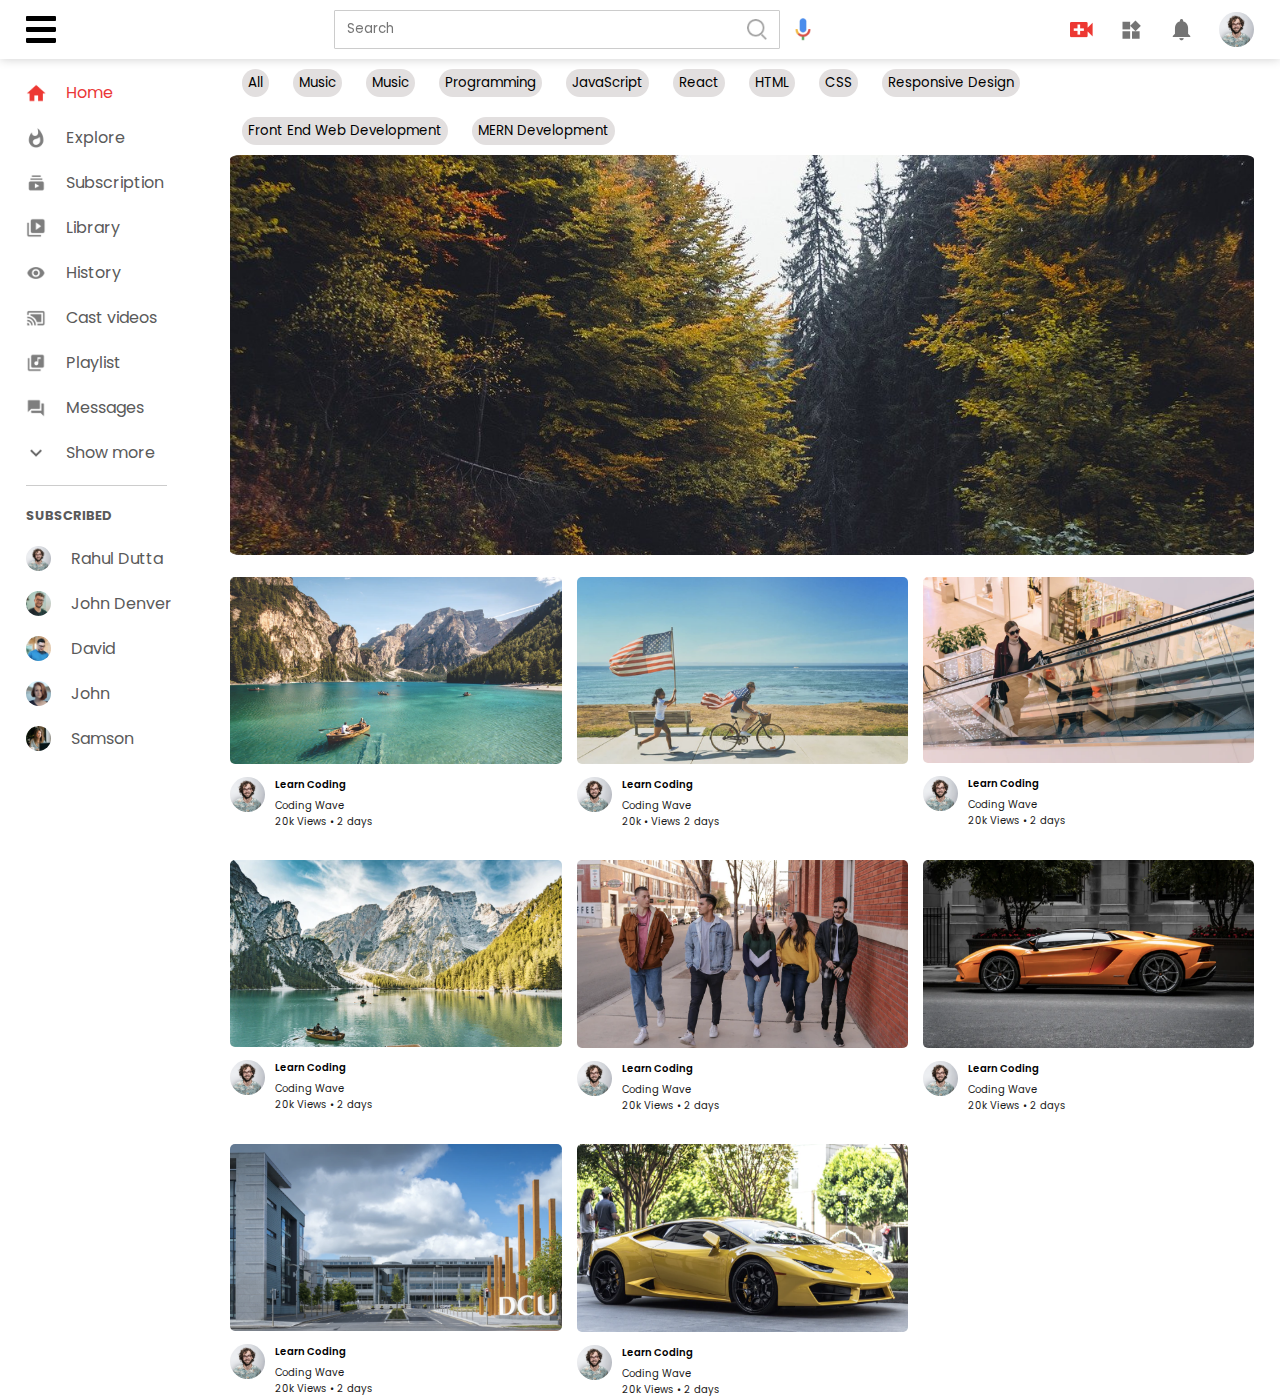
<file: cloneWeb/index.html>
<!DOCTYPE html>
<html lang="en">
<head>
    <meta charset="UTF-8">
    <meta http-equiv="X-UA-Compatible" content="IE=edge">
    <meta name="viewport" content="width=device-width, initial-scale=1.0">
    <link rel="stylesheet" href="./style.css">
    <title>Clone Web</title>
</head>
<body>
    <!-- Start Navabar -->
    <nav class="flex-div">
        <div class="nav-left flex-div">
            <!-- Hemburg Menu icon -->
            <!-- <img src="images/menu.png" alt="" class="menu-icon"> -->
            <img src="./images/bars-solid.svg" class="menu-icon">
            <!-- <img src="images/logo.png" alt="" class="logo"> -->
        </div>

        <div class="nav-middle flex-div">
            <div class="search-box flex-div">
                <input type="text" placeholder="Search">
                <img src="./images/search.png">
            </div>
            <img src="./images/voice-search.png" class="mic-icon">
        </div>

        <div class="nav-right flex-div">
            <img src="images/upload.png" alt="">
            <img src="images/more.png" alt="">
            <img src="images/notification.png" alt="">
            <img src="images/Jack.png" alt="" class="user-icon">
        </div>
    </nav>
    <!-- End Navbar -->

    <!-- Sidebar start -->
    <div class="sidebar">
        <div class="shortcut-links">
            <a href=""><img src="./images/home.png" alt=""><p>Home</p></a>
            <a href=""><img src="./images/explore.png" alt=""><p>Explore</p></a>
            <a href=""><img src="./images/subscriprion.png" alt=""><p>Subscription</p></a>
            <a href=""><img src="./images/library.png" alt=""><p>Library</p></a>
            <a href=""><img src="./images/history.png" alt=""><p>History</p></a>
            <a href=""><img src="./images/cast.png" alt=""><p>Cast videos</p></a>
            <a href=""><img src="./images/playlist.png" alt=""><p>Playlist</p></a>
            <a href=""><img src="./images/messages.png" alt=""><p>Messages</p></a>
            <a href=""><img src="./images/show-more.png" alt=""><p>Show more</p></a>
            <hr>
        </div>
        <div class="subscribed-list">
            <h3>SUBSCRIBED</h3>
            <a href=""><img src="./images/Jack.png" alt=""><p>Rahul Dutta</p></a>
            <a href=""><img src="./images/simon.png" alt=""><p>John Denver</p></a>
            <a href=""><img src="./images/tom.png" alt=""><p>David</p></a>
            <a href=""><img src="./images/megan.png" alt=""><p>John</p></a>
            <a href=""><img src="./images/cameron.png" alt=""><p>Samson</p></a>
        </div>
    </div>
    <!-- SIDEBAR ENDS HERE -->

    <!-- 1ST CONTAINER  -->
    <div class="container">
        <!-- <div class="cover-image-div">
            <img src="./images/banner.png" alt="">
        </div> -->
        <div class="buttons">
            <button>All</button>
            <button>Music</button>
            <button>Music</button>
            <button>Programming</button>
            <button>JavaScript</button>
            <button>React</button>
            <button>HTML</button>
            <button>CSS</button>
            <button>Responsive Design</button>
            <button>Front End Web Development</button>
            <button>MERN Development</button>
            <!-- <button><i class="fas fa-greater-than"></i></button> -->
        </div>
        <div class="cover-image-div">
            <img src="./images/road-6724201_1280.jpg">
        </div>

        <!-- LIST  CONTAINER -->
        <div class="list-container">
            <div class="video-list">
                <a href="playVideo.html"><img src="./images/thumbnail1.png" class="thumbnail"></a>
                <div class="flex-div">
                    <img src="./images/Jack.png">
                    <div class="video-info">
                        <a href="playVideo.html">Learn Coding</a>
                        <p>Coding Wave</p>
                        <!-- using &bull symbol -->
                        <p>20k Views &bull; 2 days</p>
                    </div>
                </div>
            </div>
            <div class="video-list">
                <a href=""><img src="./images/thumbnail2.png" class="thumbnail"></a>
                <div class="flex-div">
                    <img src="./images/Jack.png">
                    <div class="video-info">
                        <a href="#">Learn Coding</a>
                        <p>Coding Wave</p>
                        <p>20k &bull; Views 2 days</p>
                    </div>
                </div>
            </div>
            <div class="video-list">
                <a href=""><img src="./images/thumbnail3.png" class="thumbnail"></a>
                <div class="flex-div">
                    <img src="./images/Jack.png">
                    <div class="video-info">
                        <a href="#">Learn Coding</a>
                        <p>Coding Wave</p>
                        <p>20k Views &bull; 2 days</p>
                    </div>
                </div>
            </div>
            <div class="video-list">
                <a href=""><img src="./images/thumbnail4.png" class="thumbnail"></a>
                <div class="flex-div">
                    <img src="./images/Jack.png">
                    <div class="video-info">
                        <a href="#">Learn Coding</a>
                        <p>Coding Wave</p>
                        <p>20k Views &bull; 2 days</p>
                    </div>
                </div>
            </div>
            <div
            class="video-list">
                <a href=""><img src="./images/thumbnail5.png" class="thumbnail"></a>
                <div class="flex-div">
                    <img src="./images/Jack.png">
                    <div class="video-info">
                        <a href="#">Learn Coding</a>
                        <p>Coding Wave</p>
                        <p>20k Views &bull; 2 days</p>
                    </div>
                </div>
            </div>
            <div
            class="video-list">
                <a href=""><img src="./images/thumbnail6.png" class="thumbnail"></a>
                <div class="flex-div">
                    <img src="./images/Jack.png">
                    <div class="video-info">
                        <a href="#">Learn Coding</a>
                        <p>Coding Wave</p>
                        <p>20k Views &bull; 2 days</p>
                    </div>
                </div>
            </div>
            <div
            class="video-list">
                <a href=""><img src="./images/thumbnail7.png" class="thumbnail"></a>
                <div class="flex-div">
                    <img src="./images/Jack.png">
                    <div class="video-info">
                        <a href="#">Learn Coding</a>
                        <p>Coding Wave</p>
                        <p>20k Views &bull; 2 days</p>
                    </div>
                </div>
            </div>
            <div
            class="video-list">
                <a href=""><img src="./images/thumbnail8.png" class="thumbnail"></a>
                <div class="flex-div">
                    <img src="./images/Jack.png">
                    <div class="video-info">
                        <a href="#">Learn Coding</a>
                        <p>Coding Wave</p>
                        <p>20k Views &bull; 2 days</p>
                    </div>
                </div>
            </div>
        </div>
    </div>
    <!-- image container end -->

    <script src="app.js"></script>
</body>
</html>
</file>
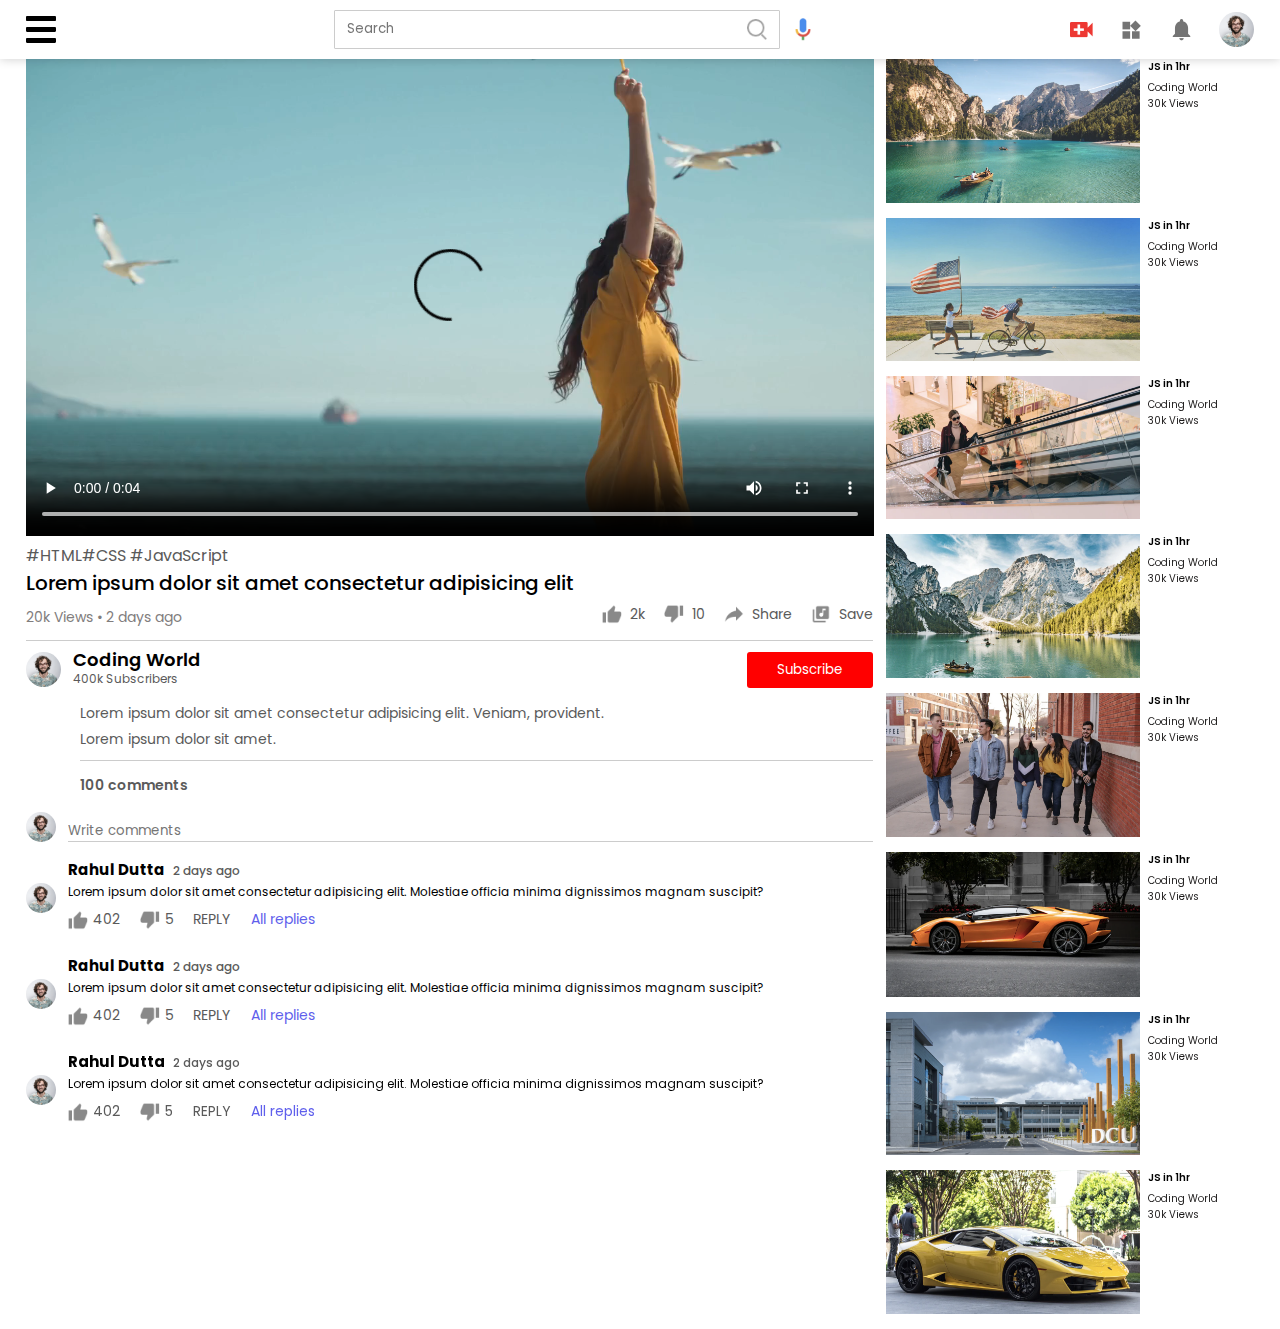
<file: cloneWeb/playVideo.html>
<!DOCTYPE html>
<html lang="en">
<head>
    <meta charset="UTF-8">
    <meta http-equiv="X-UA-Compatible" content="IE=edge">
    <meta name="viewport" content="width=device-width, initial-scale=1.0">
    <link rel="stylesheet" href="./style.css">
    <title>Play Video</title>
</head>
<body>
    <nav class="flex-div">
        <div class="nav-left flex-div">
            <!-- Hemburg Menu icon -->
            <!-- <img src="images/menu.png" alt="" class="menu-icon"> -->
            <img src="./images/bars-solid.svg" class="menu-icon">
            <!-- <img src="images/logo.png" alt="" class="logo"> -->
        </div>

        <div class="nav-middle flex-div">
            <div class="search-box flex-div">
                <input type="text" placeholder="Search">
                <img src="./images/search.png">
            </div>
            <img src="./images/voice-search.png" class="mic-icon">
        </div>

        <div class="nav-right flex-div">
            <img src="images/upload.png" alt="">
            <img src="images/more.png" alt="">
            <img src="images/notification.png" alt="">
            <img src="images/Jack.png" alt="" class="user-icon">
        </div>
    </nav>

    <!-- VIDEO CONTAINER -->
    <div class="container play-container">
        <div class="row">
            
            <div class="play-video-right">
                <video controls autoplay>
                    <source src="./images/video.mp4" type="video/mp4">
                </video>
                <!-- below video -->
                <div class="tags">
                    <a href="">#HTML</a><a href="">#CSS</a>
                    <a href="">#JavaScript</a>
                </div>
                <h4>Lorem ipsum dolor sit amet consectetur adipisicing elit</h4>
                <div class="play-video-info">
                    <p>20k Views &bull; 2 days ago</p>
                    <div>
                        <a href=""><img src="./images/like.png">2k</a>
                        <a href=""><img src="./images/dislike.png">10</a>
                        <a href=""><img src="./images/share.png">Share</a>
                        <a href=""><img src="./images/save.png">Save</a>
                    </div>
                </div>
                <hr>
                <div class="channel-info">
                    <img src="./images/Jack.png">
                    <div>
                        <p>Coding World</p>
                        <span>400k Subscribers</span>
                    </div>
                    <button class="button">Subscribe</button>
                </div>
                <div class="video-description">
                    <p>Lorem ipsum dolor sit amet consectetur adipisicing elit. Veniam, provident.</p>
                    <p>Lorem ipsum dolor sit amet.</p>
                    <hr>
                    <h4>100 comments</h4>
                </div>

                <div class="add-comment">
                    <img src="./images/Jack.png">
                    <input type="text" placeholder="Write comments">
                </div>
                <!-- old comment -->
                <div class="old-comment">
                    <img src="./images/Jack.png">
                    <div>
                        <h3>Rahul Dutta <span>2 days ago</span></h3>
                        <p>Lorem ipsum dolor sit amet consectetur adipisicing elit. Molestiae officia minima dignissimos magnam suscipit?</p>
                        <div class="comment-action">
                            <img src="./images/like.png">
                            <span>402</span>
                            <img src="./images/dislike.png">
                            <span>5</span>
                            <span>REPLY</span>
                            <a href="">All replies</a>
                        </div>
                    </div>
                </div>
                <div class="old-comment">
                    <img src="./images/Jack.png">
                    <div>
                        <h3>Rahul Dutta <span>2 days ago</span></h3>
                        <p>Lorem ipsum dolor sit amet consectetur adipisicing elit. Molestiae officia minima dignissimos magnam suscipit?</p>
                        <div class="comment-action">
                            <img src="./images/like.png">
                            <span>402</span>
                            <img src="./images/dislike.png">
                            <span>5</span>
                            <span>REPLY</span>
                            <a href="">All replies</a>
                        </div>
                    </div>
                </div>
                <div class="old-comment">
                    <img src="./images/Jack.png">
                    <div>
                        <h3>Rahul Dutta <span>2 days ago</span></h3>
                        <p>Lorem ipsum dolor sit amet consectetur adipisicing elit. Molestiae officia minima dignissimos magnam suscipit?</p>
                        <div class="comment-action">
                            <img src="./images/like.png">
                            <span>402</span>
                            <img src="./images/dislike.png">
                            <span>5</span>
                            <span>REPLY</span>
                            <a href="">All replies</a>
                        </div>
                    </div>
                </div>

            </div>

            
            <div class="right-sidebar">
                <div class="side-video-list">
                    <a href="" class="small-thumbnail"><img src="./images/thumbnail1.png" alt=""></a>
                    <div class="video-info">
                        <a href="">JS in 1hr</a>
                        <p>Coding World</p>
                        <p>30k Views</p>
                    </div>
                </div>
                <div class="side-video-list">
                    <a href="" class="small-thumbnail"><img src="./images/thumbnail2.png" alt=""></a>
                    <div class="video-info">
                        <a href="">JS in 1hr</a>
                        <p>Coding World</p>
                        <p>30k Views</p>
                    </div>
                </div>
                <div class="side-video-list">
                    <a href="" class="small-thumbnail"><img src="./images/thumbnail3.png" alt=""></a>
                    <div class="video-info">
                        <a href="">JS in 1hr</a>
                        <p>Coding World</p>
                        <p>30k Views</p>
                    </div>
                </div><div class="side-video-list">
                    <a href="" class="small-thumbnail"><img src="./images/thumbnail4.png" alt=""></a>
                    <div class="video-info">
                        <a href="">JS in 1hr</a>
                        <p>Coding World</p>
                        <p>30k Views</p>
                    </div>
                </div>
                <div class="side-video-list">
                    <a href="" class="small-thumbnail"><img src="./images/thumbnail5.png" alt=""></a>
                    <div class="video-info">
                        <a href="">JS in 1hr</a>
                        <p>Coding World</p>
                        <p>30k Views</p>
                    </div>
                </div>
                <div class="side-video-list">
                    <a href="" class="small-thumbnail"><img src="./images/thumbnail6.png" alt=""></a>
                    <div class="video-info">
                        <a href="">JS in 1hr</a>
                        <p>Coding World</p>
                        <p>30k Views</p>
                    </div>
                </div>
                <div class="side-video-list">
                    <a href="" class="small-thumbnail"><img src="./images/thumbnail7.png" alt=""></a>
                    <div class="video-info">
                        <a href="">JS in 1hr</a>
                        <p>Coding World</p>
                        <p>30k Views</p>
                    </div>
                </div>
                <div class="side-video-list">
                    <a href="" class="small-thumbnail"><img src="./images/thumbnail8.png" alt=""></a>
                    <div class="video-info">
                        <a href="">JS in 1hr</a>
                        <p>Coding World</p>
                        <p>30k Views</p>
                    </div>
                </div>
            </div>
        </div>
    </div>
</body>
</html>
</file>
<file: cloneWeb/style.css>
@import url('https://fonts.googleapis.com/css2?family=Poppins:ital,wght@0,100;0,200;0,300;0,400;1,300&display=swap');
* {
    margin:0;
    padding:0;
    font-family:'Poppins', sans-serif;
    box-sizing:border-box;
}
a {
    text-decoration:none;
    color:#5a5a5a;
}
.flex-div {
    display:flex;
    align-items:center;

}
nav {
    padding:10px 2%;
    justify-content:space-between;
    box-shadow:0 0 10px rgba(0, 0, 0, 0.2);
    background:#fff;
    position:sticky;
    top:0;
    z-index:10;
}
.nav-right img {
    width:25px;
    margin-right:25px;
}
.nav-right .user-icon {
    border-radius:50%;
    width:35px;
    margin-right:0;
}

.nav-left .menu-icon {
    width:30px;
    margin-right:20px;

}
.nav-left .logo {
    width:130px;
}

.nav-middle .mic-icon {
    width:16px;

}
.nav-middle .search-box {
    border:1px solid #ccc;
    margin-right:15px;
    padding:8px 12px;
    border-radius:1px;
}
.nav-middle .search-box input {
    width:400px;
    border:0;
    outline:0;
    background:transparent;
}
.nav-middle .search-box img {
    width:20px;
}

/* SIDEBAR */
.sidebar {
    background:#fff;
    width:15%;
    /* height:100vh; */
    height:100%;
    position:fixed;
    top:0;
    padding-left:2%;
    padding-top:80px;
    /* border:2px solid red; */
}
.shortcut-links a {
    display:flex;
    align-items:center;
    margin-bottom:20px;
    width:fit-content;
    flex-wrap:wrap;
}
.shortcut-links a img {
    width:20px;
    margin-right:20px;
}
.shortcut-links a:first-child {
    color:rgb(235, 55, 55);
}
.sidebar hr {
    border:0;
    height:1px;
    background:#ccc;
    width:85%;
}
.subscribed-list h3{
    font-size:13px;
    margin:20px 0;
    color:#5a5a5a;
}
.subscribed-list a {
    display:flex;
    align-items:center;
    margin-bottom:20px;
    width:fit-content;
    flex-wrap:wrap;
}
.subscribed-list a img {
    width:25px;
    border-radius:50%;
    margin-right:20px;
}
/* after clicking menu-icon create the class by js*/
.small-sidebar {
    width:5%;
}
/* hidden p tag when toggle to small sidebar */
.small-sidebar a p {
    display:none;
}
.small-sidebar h3 {
    display:none;
    
}
.small-sidebar hr  {
    width:50%;
    margin-bottom:1rem;
}

/* CoONTAINER */
.container {
    /* background:rgb(107, 103, 103); */
    /* padding:20px; */
    padding-left:18%;
    padding-right:2%;
    /* border:4px solid rgb(240, 59, 59); */

}
.buttons {
    display:flex;
    /* border:2px solid red; */
    /* flex-basis:89%; */
    flex-wrap: wrap;
}
.buttons button {
    margin:10px 12px 10px 12px ;
    /* margin-top:10px; */
    padding:4px 6px;
    border-radius:16px;
    border:0;
    outline:0;
    background:rgb(226, 223, 223);
}
.buttons button:hover {
    background:#fff;
    cursor:pointer;
    
}
/* when we click the menu icon increase the width of the container or decrease the padding-left*/
.large-container {
    padding-left:6%;
}

.cover-image-div {
    width:100%;
    /* border:2px solid red; */
    background-size: cover;
}
.cover-image-div img {
    width:100%;
    height:400px;
    border-radius:1%;
    object-fit:cover;
    opacity:1;
}
.list-container {
    display:grid;
    grid-template-columns: repeat(auto-fit, minmax(250px,1fr));
    grid-column-gap:15px;
    grid-row-gap:30px;
    margin-top:15px;
    /* border:3px solid black; */
}
.video-list {
    /* border:2px solid red; */
    
}
.video-list .thumbnail {
    width:100%;
    border-radius:5px;
}
.video-list .flex-div {
    /* border:2px solid blue; */
    align-items:flex-start;
    margin-top:6px;
}
.video-list .flex-div img {
    width:35px;
    margin-right:10px;
    border-radius:50%;
}
.video-info {
    color:rgb(27, 25, 25);
    font-size:10px;
} 
.video-info a {
    color:#000;
    font-weight:600;
    display:block;
    margin-bottom: 5px;
}


/* Media query */
@media (max-width:900px) {
    .menu-icon {
        display:none;
    }
    .sidebar {
        display:none;
    }
    .container, .large-container {
        padding-left:4%;
        padding-right:4%;
    }
    .nav-right img {
        display:none;
    }
    .nav-right .user-icon {
        display:block; 
        width:34px;
    }
    .nav-middle .search-box input {
        width:100px;
    }
    .nav-middle .mic-icon {
        display:none;
    }
    .nav-left .logo {
        width:90px;
    }

}



/* ########### CSS for 2nd Html file ########### */

.play-container {
    padding-left:2%;
    padding-right:2%;
}
.row {
    display: flex;
    justify-content:space-between;
    flex-wrap:wrap;
    /* border:3px solid rgb(14, 241, 14); */
}
.play-video-right{
    flex-basis:69%;
    /* border:2px solid red; */
}
.right-sidebar {
    flex-basis:30%;
    /* border:3px solid yellow; */
}
.side-video-list{
    /* border:2px solid blue; */
}
.play-video-right video {
    width:100%;
}
.video-info {
    /* border:2px solid pink; */
}
.side-video-list {
    display:flex;
    justify-content:space-between;
    margin-bottom:8px;
}
.side-video-list img {
    width:100%;
}
.side-video-list .small-thumbnail{
    flex-basis:69%;
}
.side-video-list .video-info {
    flex-basis:29%;
}
.play-video-right h4 {
    font-weight:500;
    font-size:20px;
}
.play-video-right .play-video-info {
    display:flex;
    align-items:center;
    justify-content:space-between;
    flex-wrap:wrap;
    margin-top:6px;
    font-size:14px;
    color:rgb(129, 125, 125);
}
.play-video-right .play-video-info a img {
    width:20px;
    margin-right:8px;
}
.play-video-right .play-video-info a {
    display:inline-flex;
    align-items:center;
    margin-left:15px;
}
.play-video-right hr {
    border:0;
    height:1px;
    background:#ccc;
    margin:10px 0;
}

.channel-info{
    /* border:2px solid blue; */
    display:flex;
    align-items:center;
    margin-top:10px;
    
}
.channel-info div {
    /* border:2px solid yellow; */
    flex:1;
    line-height:18px;
}
.channel-info img {
    width:35px;
    border-radius:50%;
    margin-right:12px;
}
.channel-info p {
    font-weight: 600;
    font-size:18px;
    color:#000;
}
.channel-info div span {
    font-size:12px;
    color:#5a5a5a;
}
.channel-info button {
    background:red;
    color:#fff;
    padding:8px 30px;
    border:0;
    outline:0;
    border-radius:3px;
    cursor:pointer;
}
.video-description {
    padding-left:54px;
    margin:15px 0;
}
.video-description p{
    font-size:14px;
    margin-bottom:5px;
    color:#5a5a5a;
}
.video-description h4 {
    font-size:14px;
    font-weight: 600;
    color:#5a5a5a;
    margin-top:14px;
}

.add-comment {
    display:flex;
    align-items:center;
    margin-top:12px 0;
}
.add-comment img {
    width:30px;
    border-radius:50%;
    margin-right:12px;
}
.add-comment input {
    border:0;
    outline:0;
    border-bottom: 1px solid #ccc;
    width:100%;
    padding-top:10px;
    background:transparent;
}

.old-comment {
    display:flex;
    align-items:center;
    margin:16px 0;
}
.old-comment img {
    width:30px;
    border-radius:50%;
    margin-right:12px;
}
.old-comment h3 {
    font-size:15px;
    margin-bottom:2px;
    margin-right:10px;
}
.old-comment h3 span {
    font-size:12px;
    color:#5a5a5a;
    font-weight:500;
    margin-left:5px;
}
.old-comment p {
    font-size:12px;
}
.old-comment .comment-action {
    display:flex;
    align-items:center;
    margin:8px 0;
    font-size:14px;
}
.old-comment .comment-action img {
    border-radius:0;
    width:20px;
    margin-right:5px;
}
.old-comment .comment-action span {
    margin-right:20px;
    color:#5a5a5a;
}
.old-comment .comment-action a {
    color:#5f5fec;
}

/* for smaller screen right side video player */
@media (max-width:900px) {
    .play-video-right {
        flex-basis:100%;
    }
    .right-sidebar {
        flex-basis:100%
    }
}
</file>
